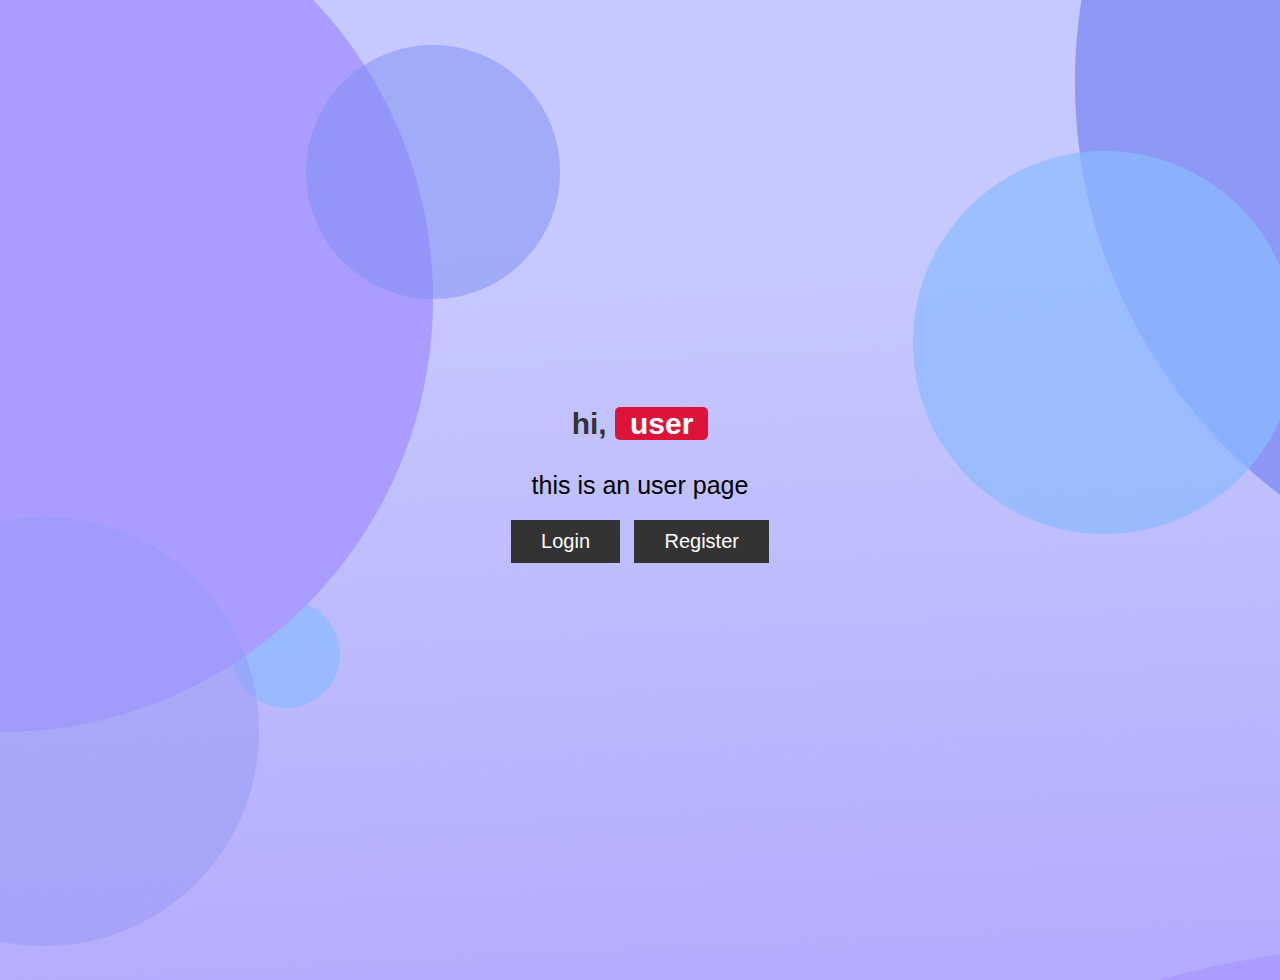
<file: index.html>
<!DOCTYPE html>
<html lang="en">
<head>
    <meta charset="UTF-8">
    <meta http-equiv="X-UA-Compatible" content="IE=edge">
    <meta name="viewport" content="width=device-width, initial-scale=1.0">
    <title>Index</title>
    <link rel="stylesheet" href="style.css">
</head>
<body>
    <div class="container">

        <div class="content">
           <h3>hi, <span>user</span></h3>
           <p>this is an user page</p>
           <a href="login.html" class="btn">login</a>
           <a href="registration.html" class="btn">register</a>
        </div>
     
     </div>
</body>
</html>
</file>
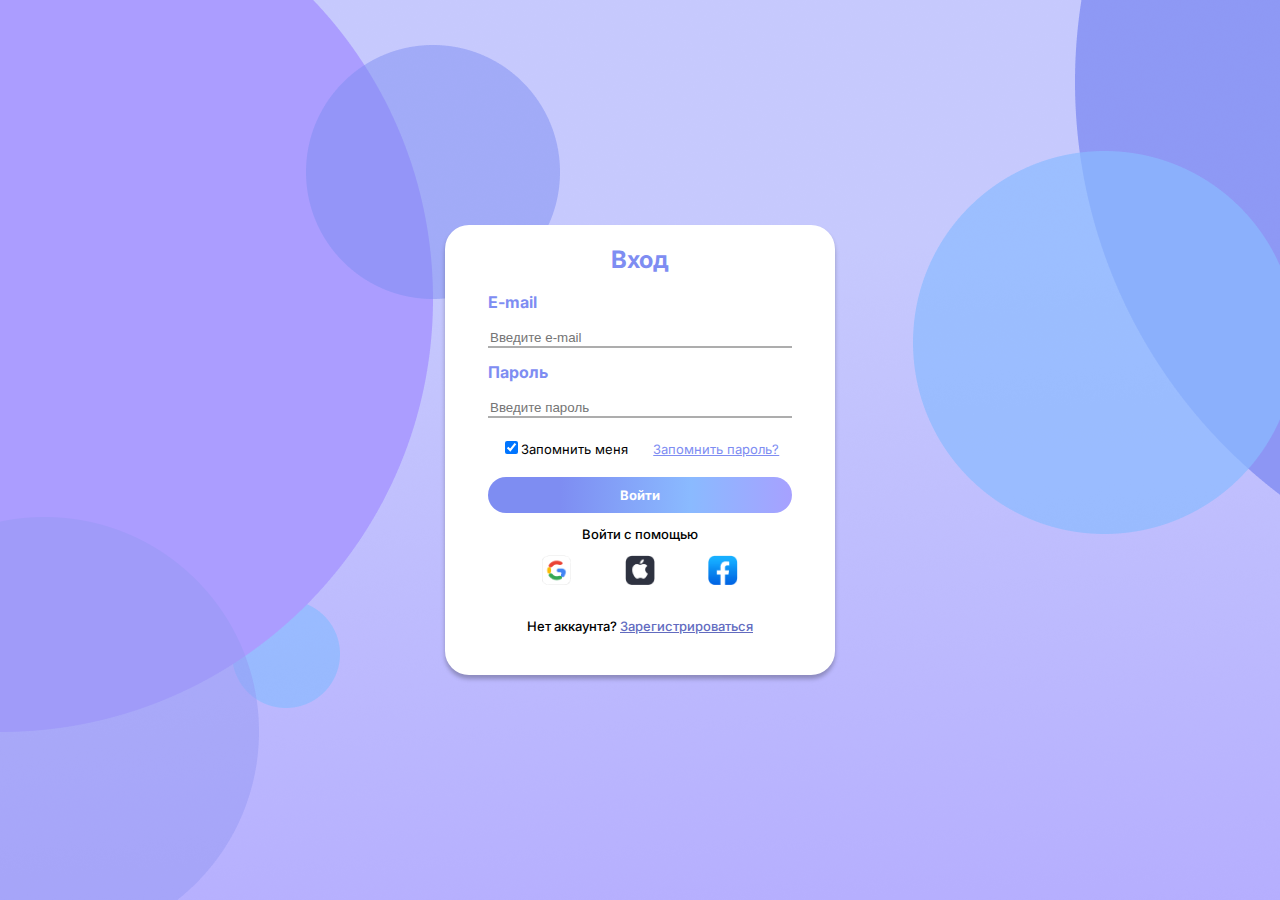
<file: login.html>
<!DOCTYPE html>
<html lang="en">
  <head>
    <meta charset="UTF-8" />
    <meta http-equiv="X-UA-Compatible" content="IE=edge" />
    <meta name="viewport" content="width=device-width, initial-scale=1.0" />
    <title>Login page</title>
    <link rel="stylesheet" href="style.css" />
    <link rel="preconnect" href="https://fonts.googleapis.com">
<link rel="preconnect" href="https://fonts.gstatic.com" crossorigin>
<link href="https://fonts.googleapis.com/css2?family=Inter&display=swap" rel="stylesheet">
  </head>
  <body>
    <div class="body_div">
      <div class="body_container">
      <div class="login_container">
        <h2>Вход</h2>
        <div class="email_input">
          <p>E-mail</p>
          <input type="text" placeholder="Введите e-mail" />
        </div>
        <div class="email_input">
          <p>Пароль</p>
          <input type="password" placeholder="Введите пароль" id="password"/>
        </div>
        <div class="forgot">
          <label>
            <input type="checkbox" checked="checked" name="remember">Запомнить меня
          </label>
          <a href="">Запомнить пароль?</a>
        </div>
        <div class="button">Войти</div>
        <div class="login_with">
          <p>Войти с помощью</p>
          <div class="icons_login">
            <img src="./assets/App logo 93.png" alt="Goole">
            <img src="./assets/App logo 94.png" alt="Apple">
            <img src="./assets/App logo 95.png" alt="Facebook">
          </div>
          <div class="no_acc_login">
            <p>Нет аккаунта? <a href="registration.html">Зарегистрироваться</a></p>
          </div>
        </div>
      </div>
    </div>
    </div>
    
  </body>
</html>
</file>
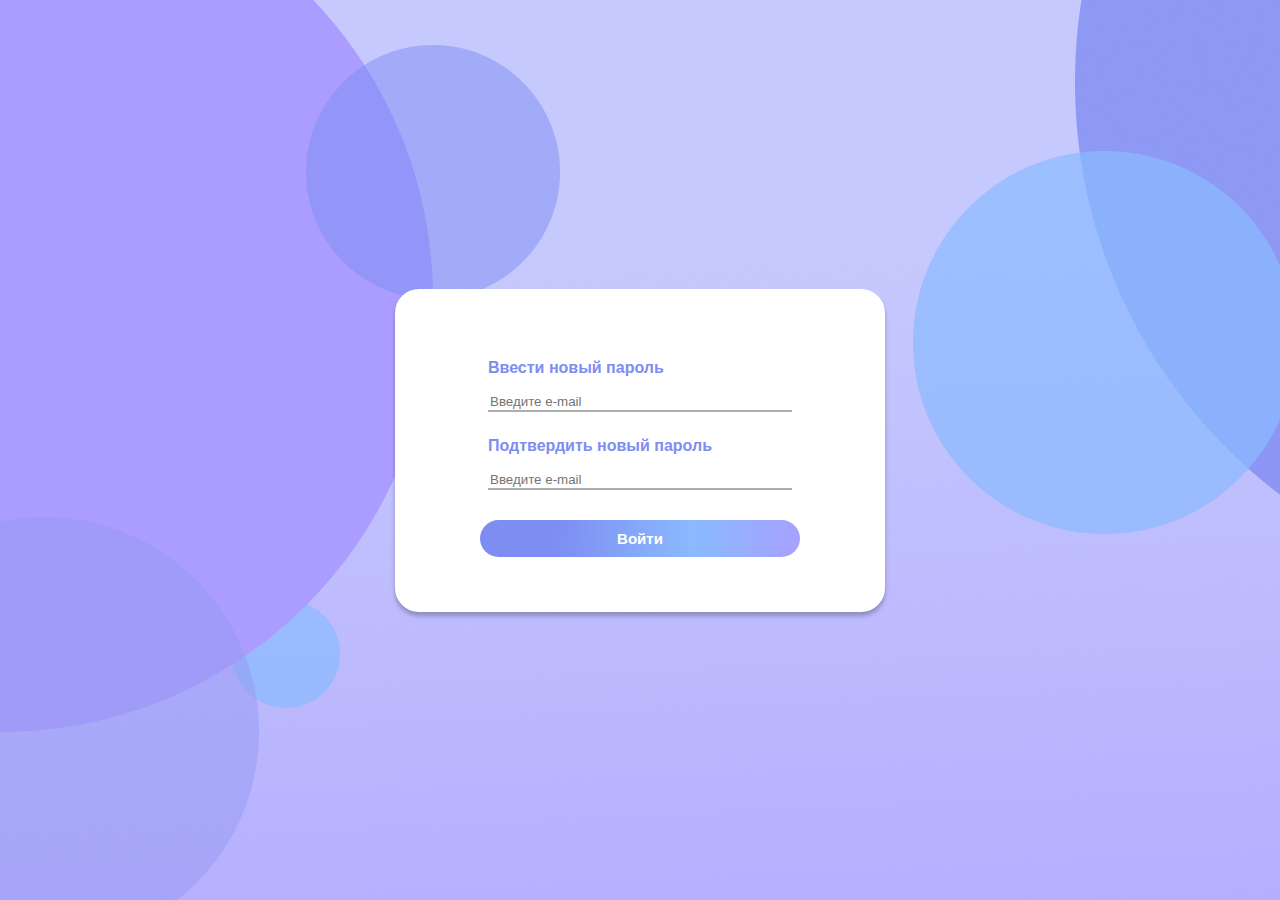
<file: recovery_password.html>
<!DOCTYPE html>
<html lang="en">
<head>
    <meta charset="UTF-8">
    <meta http-equiv="X-UA-Compatible" content="IE=edge">
    <meta name="viewport" content="width=device-width, initial-scale=1.0">
    <title>Recovery</title>
    <link rel="stylesheet" href="style.css">
</head>
<body>
    <div class="body_div">
        <div class="container_recovery">
        <div class="email_input">
            <p>Ввести новый пароль</p>
            <input type="text" placeholder="Введите e-mail" />
          </div>
          <div class="email_input">
            <p>Подтвердить новый пароль</p>
            <input type="password" placeholder="Введите e-mail" />
          </div>
          <div class="button_ver">Войти</div>
    </div>
    </div>
</body>
</html>
</file>
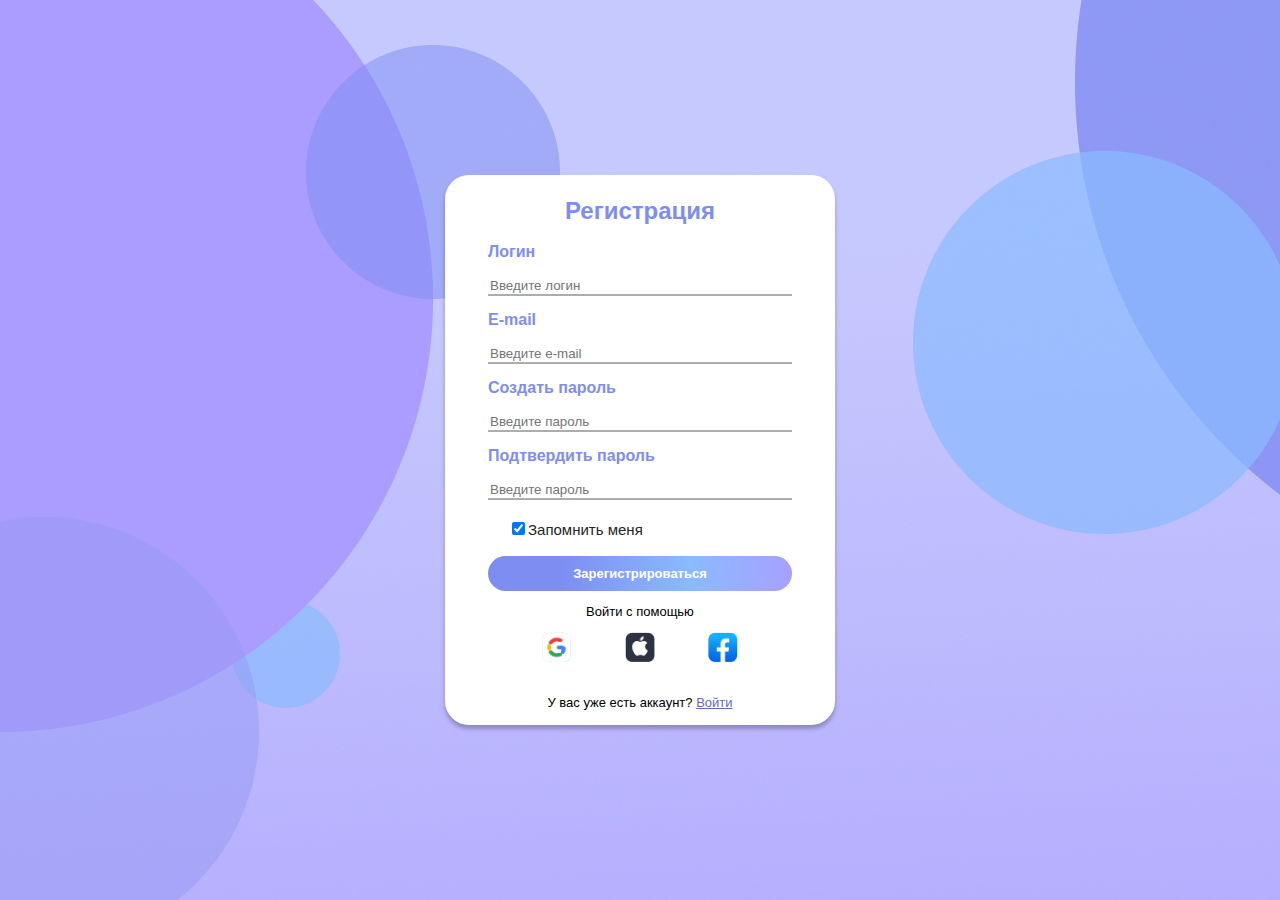
<file: registration.html>
<!DOCTYPE html>
<html lang="en">
<head>
    <meta charset="UTF-8">
    <meta http-equiv="X-UA-Compatible" content="IE=edge">
    <meta name="viewport" content="width=device-width, initial-scale=1.0">
    <title>Registration</title>
    <link rel="stylesheet" href="style.css">
</head>
<body>
  <div class="body_div">
    <div class="body_container_reg">
    <div class="login_container">
      <h2>Регистрация</h2>
      <div class="email_input">
        <p>Логин</p>
        <input type="text" placeholder="Введите логин" />
      </div>
      <div class="email_input">
        <p>E-mail</p>
        <input type="text" placeholder="Введите e-mail" />
      </div>
      <div class="email_input">
        <p>Создать пароль</p>
        <input type="password" placeholder="Введите пароль" id="password"/>
      </div>
      <div class="email_input">
        <p>Подтвердить пароль</p>
        <input type="password" placeholder="Введите пароль" id="password"/>
      </div>
      <div class="forgot_reg">
        <label>
          <input type="checkbox" checked="checked" name="remember">Запомнить меня
        </label>
      </div>
      <div class="button">Зарегистрироваться</div>
      <div class="login_with">
        <p>Войти с помощью</p>
        <div class="icons_login">
          <img src="./assets/App logo 93.png" alt="Goole">
          <img src="./assets/App logo 94.png" alt="Apple">
          <img src="./assets/App logo 95.png" alt="Facebook">
        </div>
        <div class="no_acc_login">
          <p>У вас уже есть аккаунт?  <a href="login.html">Войти</a></p>
        </div>
      </div>
    </div>
  </div>
  </div>
          
</body>
</html>
</file>
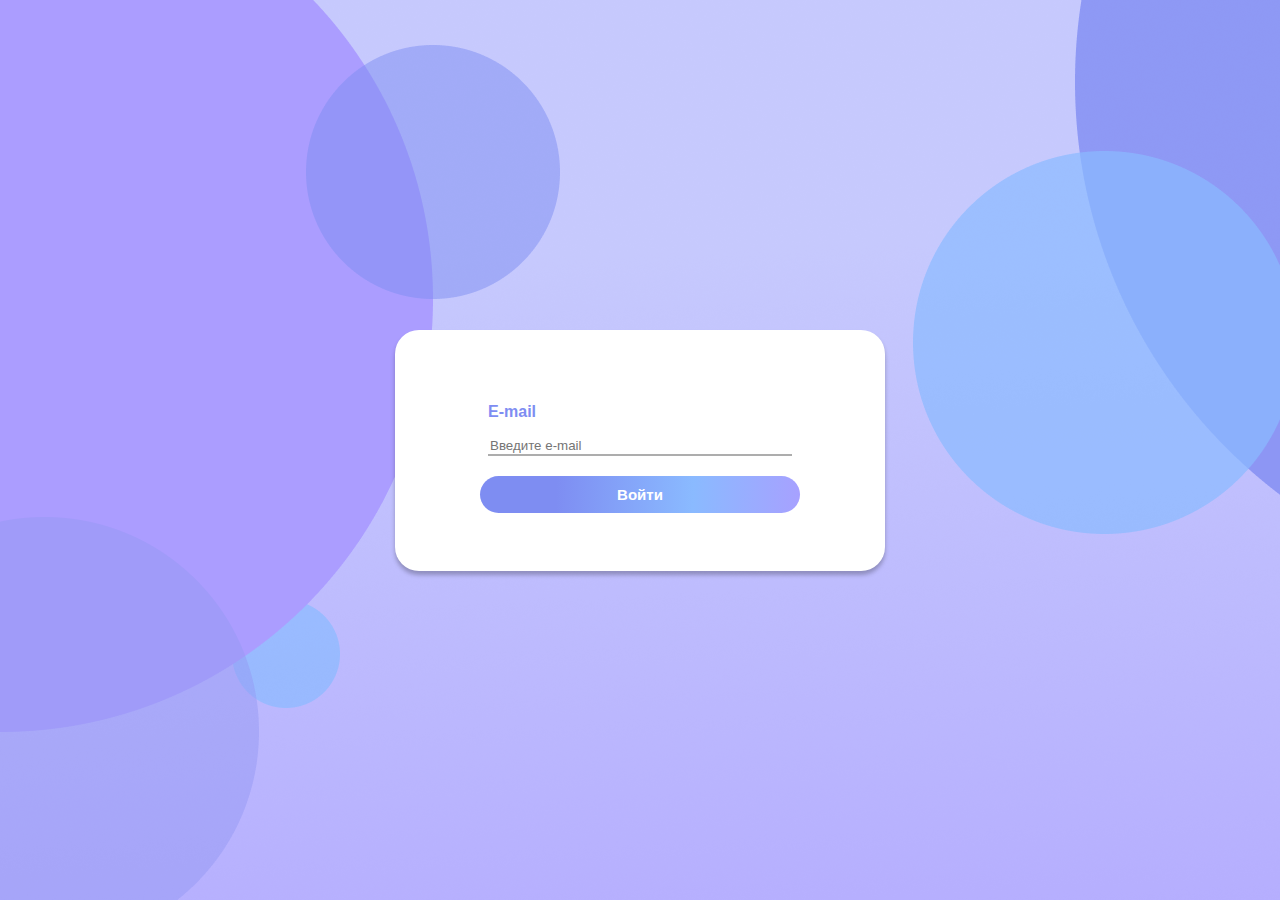
<file: verification.html>
<!DOCTYPE html>
<html lang="en">
<head>
    <meta charset="UTF-8">
    <meta http-equiv="X-UA-Compatible" content="IE=edge">
    <meta name="viewport" content="width=device-width, initial-scale=1.0">
    <title>Verification</title>
    <link rel="stylesheet" href="style.css">
</head>
<body>
    <div class="body_div">
        <div class="container_ver">
        <div class="email_input">
            <p>E-mail</p>
            <input type="text" placeholder="Введите e-mail" />
          </div>
          <div class="button_ver">Войти</div>
    </div>
    </div>
    
</body>
</html>
</file>
<file: style.css>
body {
  box-sizing: border-box;
  margin: 0;
  padding: 0;
  background: linear-gradient(
    355.8deg,
    #ab9dff -3.39%,
    #ab9dff -3.38%,
    rgba(190, 193, 253, 0.87) 78.62%
  );
  background-image: url(assets/КОД\ ВЕРИФИКАЦИИ.png);

  overflow: hidden;
  font-family: "Inter", sans-serif;
}
.body_div {
  display: flex;
  justify-content: center;
  align-items: center;
  height: 100vh;
}
.body_container {
  display: flex;
  flex-direction: column;
  align-items: center;
  width: 390px;
  height: 450px;

  background: #ffffff;
  box-shadow: 0px 4px 4px rgba(0, 0, 0, 0.25);
  border-radius: 24px;
}

.icon_x {
  display: flex;
  justify-content: flex-end;
  /* align-items: flex-end; */
  margin-top: 20px;
}
.icon_x img {
  width: 10px;
  height: 10px;
}

.login_container h2 {
  display: flex;
  justify-content: center;
  color: #7e8df2;
}

.email_input p {
  /* width: 41px; */
  height: 16px;
  color: #7e8df2;
  font-style: normal;
  font-weight: 700;
  line-height: 16px;
}
.email_input input {
  width: 300px;
  border: none;
  outline: none;
}
.email_input {
  border-bottom: 2px solid #adadad;
}

.forgot {
  display: flex;
  justify-content: space-around;
  align-items: baseline;
  margin-top: 20px;
}
.forgot label {
  height: 16px;
  font-weight: 400;
  font-size: 13px;
}

.forgot a {
  height: 16px;
  font-weight: 400;
  font-size: 13px;
  color: #7e8df2;
}

.button {
  background: linear-gradient(
    91.74deg,
    #7e8df2 23.76%,
    #8abaff 66.55%,
    #ab9dff 104.82%
  );
  border-radius: 100px;
  text-align: center;
  display: flex;
  justify-content: center;
  align-items: center;
  padding: 10px;
  margin-top: 20px;
  font-weight: 700;
  font-size: 13px;
  color: #ffff;
}

.login_with p {
  text-align: center;
  font-style: normal;
  font-weight: 500;
  font-size: 13px;
}

.icons_login {
  display: flex;
  justify-content: space-evenly;
}
.icons_login img {
  height: 29.96px;
}

.no_acc_login {
  /* margin-top: 20px; */
  padding-top: 20px;
}

.no_acc_login a {
  color: #626bbf;
}

/* Registration__Style */

.register_container {
  display: flex;
  width: 490px;
  height: 662px;
  background: #ffffff;
  box-shadow: 0px 4px 4px rgb(0 0 0 / 25%);
  border-radius: 24px;
  justify-content: center;
}

.register h2 {
  display: flex;
  justify-content: center;
  color: #7e8df2;
  padding-top: 20px;
}

.inputs span {
  /* width: 41px; */
  height: 16px;
  color: #7e8df2;
  font-style: normal;
  font-weight: 700;
  line-height: 16px;
}
.inputs input {
  width: 300px;
  border: none;
  outline: none;
}
.inputs {
  border-bottom: 2px solid #adadad;
}

.body_container_reg{
    display: flex;
    flex-direction: column;
    align-items: center;
    width: 390px;
    height: 550px;
    justify-content: center;
    background: #ffffff;
    box-shadow: 0px 4px 4px rgb(0 0 0 / 25%);
    border-radius: 24px;
}

.forgot_reg{
    margin-top: 20px;
    margin-left: 20px;
    height: 16px;
  font-weight: 400;
  font-size: 15px;
  color:  #252525;
  display: flex;
  align-items: center;

}


/* Verification style */


.container_ver{
    display: flex;
    flex-direction: column;
    align-items: center;
    width: 490px;
height: 241px;
    justify-content: center;
    background: #ffffff;
    box-shadow: 0px 4px 4px rgb(0 0 0 / 25%);
    border-radius: 24px;
}

.button_ver{
    background: linear-gradient(
        91.74deg,
        #7e8df2 23.76%,
        #8abaff 66.55%,
        #ab9dff 104.82%
      );
      border-radius: 100px;
      text-align: center;
      display: flex;
      justify-content: center;
      align-items: center;
      padding: 10px;
      margin-top: 20px;
      font-weight: 700;
      font-size: 13px;
      color: #ffff;
      width: 300px;
font-style: normal;
font-weight: 700;
font-size: 15px;
}


/* Recovery style */


.container_recovery{
    display: flex;
    flex-direction: column;
    align-items: center;
    width: 490px;
    height: 323px;
    justify-content: center;
    background: #ffffff;
    box-shadow: 0px 4px 4px rgb(0 0 0 / 25%);
    border-radius: 24px;
}

.container_recovery .email_input{
    margin-bottom: 10px;
}










/* index style */

.container{
    min-height: 100vh;
    display: flex;
    align-items: center;
    justify-content: center;
    padding:20px;
    padding-bottom: 60px;
 }
 
 .container .content{
    text-align: center;
 }
 
 .container .content h3{
    font-size: 30px;
    color:#333;
 }
 
 .container .content h3 span{
    background: crimson;
    color:#fff;
    border-radius: 5px;
    padding:0 15px;
 }
 
 .container .content h1{
    font-size: 50px;
    color:#333;
 }
 
 .container .content h1 span{
    color:crimson;
 }
 
 .container .content p{
    font-size: 25px;
    margin-bottom: 20px;
 }
 
 .container .content .btn{
    display: inline-block;
    padding:10px 30px;
    font-size: 20px;
    background: #333;
    color:#fff;
    margin:0 5px;
    text-transform: capitalize;
    text-decoration: none;
 }
 
 .container .content .btn:hover{
    background: crimson;
 }
</file>
